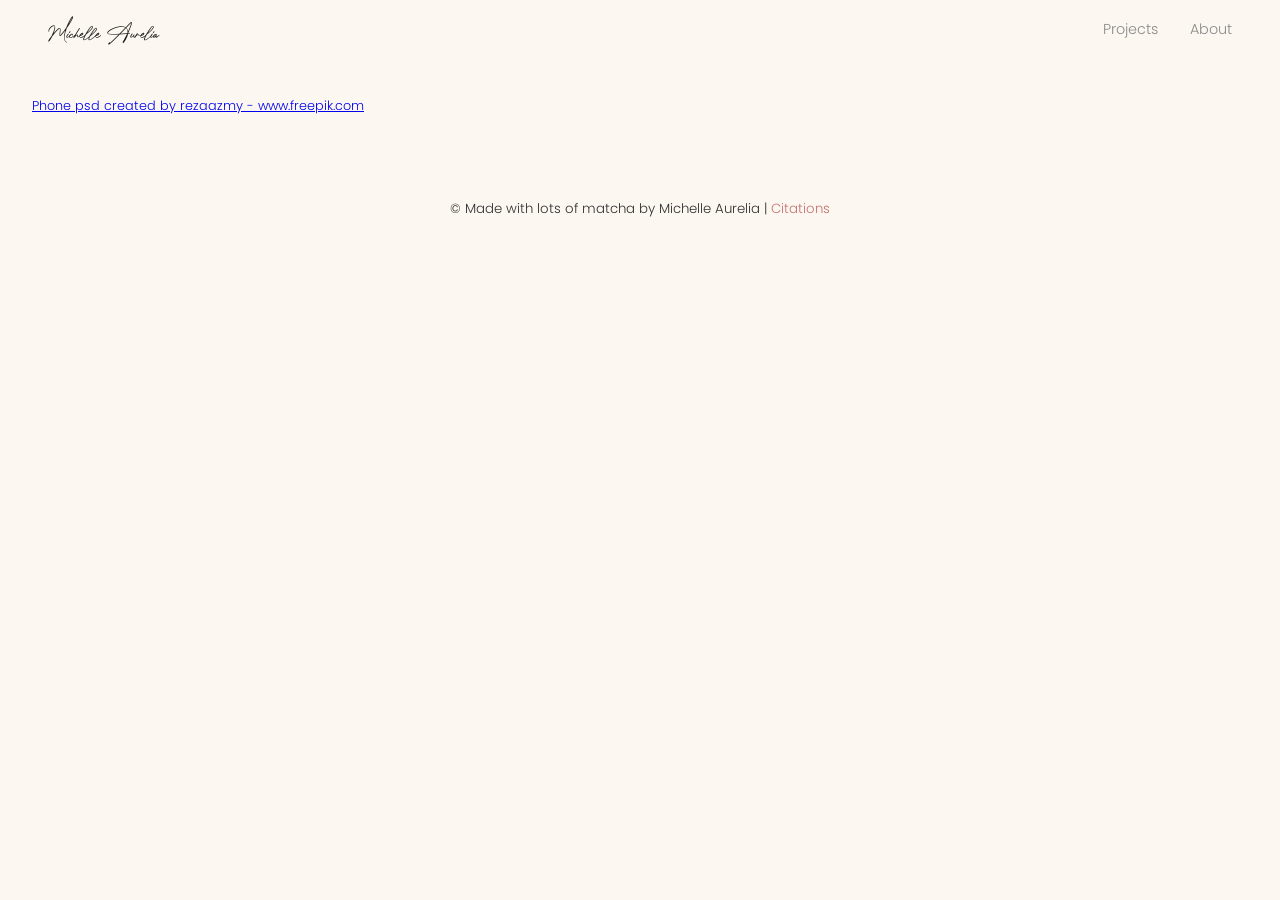
<file: citations.html>
<!DOCTYPE html>
<html lang="en">

<head>

    <meta charset="utf-8" />
    <meta name="viewport" content="width=device-width, initial-scale=1">

    <title>Michelle Aurelia's Portfolio</title>

    <link href="css/main.css" rel="stylesheet">
    <link href="css/fonts.css" rel="stylesheet">
    <link href="css/grids.css" rel="stylesheet">


</head>

<body>

    <header>
        <div class="container">
            <div class="nav-wrapper">
                <div class="left-side">
                    <div class="brand">
                        <a href="secondpage.html">Michelle Aurelia</a>
                    </div>
                </div>
                
                <div class="right-side">
                    <div class="nav-link-wrapper">
                        <a href="secondpage.html">Projects</a>
                    </div>
                    <div class="nav-link-wrapper">
                        <a href="contact.html">About</a>
                    </div>
                </div>

            </div>
        </div>
    </header>

    <div class="citations">
        <p><a href='https://www.freepik.com/psd/phone'>Phone psd created by rezaazmy - www.freepik.com</a></p>
    </div>
    
    <footer class="below">
        <div class="below-text">
            <small>
                © Made with lots of matcha by Michelle Aurelia 
                | 
            </small>
            <a class="text-link" href="citations.html">
                <small>Citations
                </small>
            </a>
        </div>
    </footer>

        
    </body>
</html>
</file>
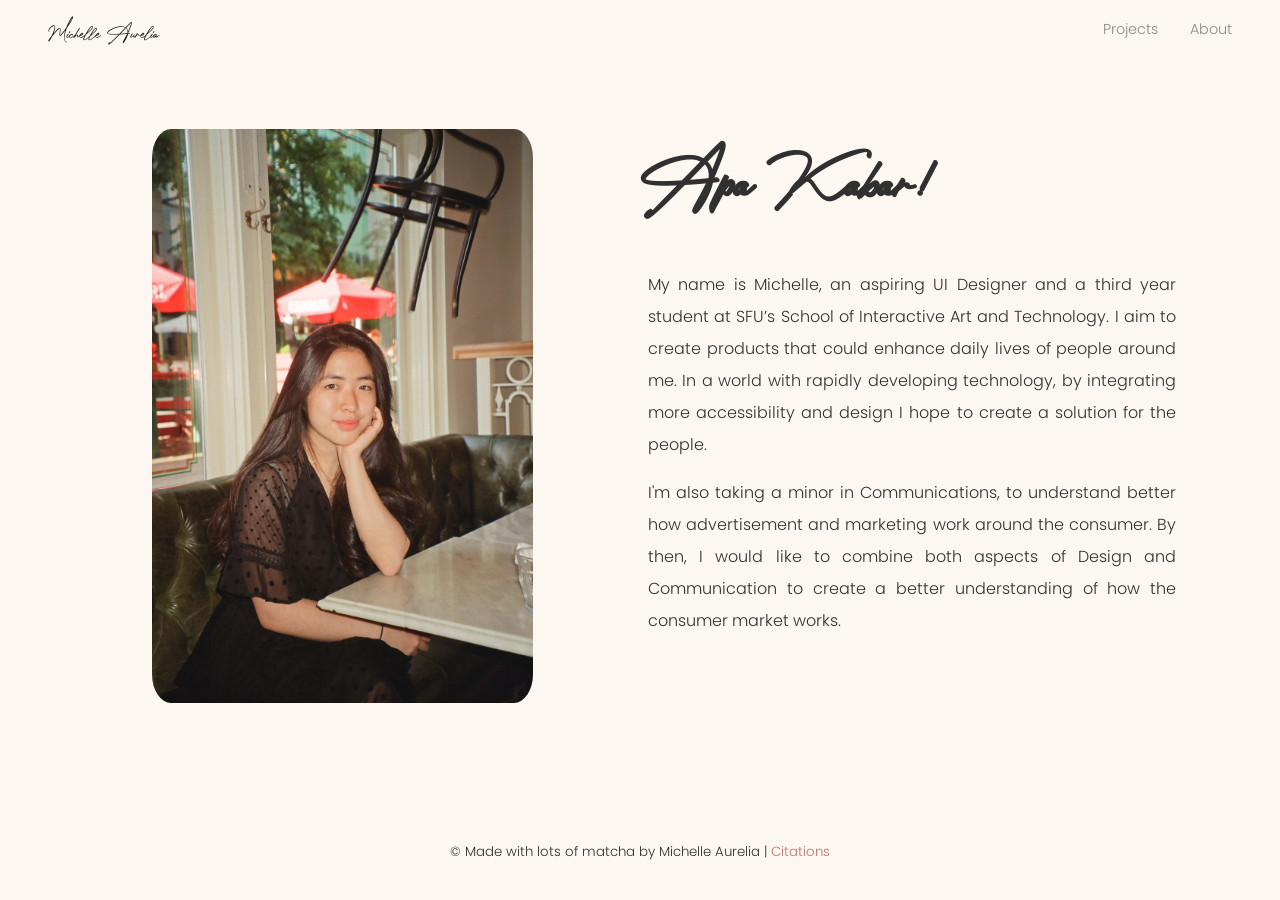
<file: contact.html>
<!DOCTYPE html>
<html lang="en">

<head>

    <meta charset="utf-8" />
    <meta name="viewport" content="width=device-width, initial-scale=1">

    <title>Michelle Aurelia's Portfolio</title>

    <link href="css/main.css" rel="stylesheet">
    <link href="css/fonts.css" rel="stylesheet">
    <link href="css/grids.css" rel="stylesheet">


</head>

<body>

    <header>
        <div class="container">
            <div class="nav-wrapper">
                <div class="left-side">
                    <div class="brand">
                        <a href="secondpage.html">Michelle Aurelia</a>
                    </div>
                </div>
                
                <div class="right-side">
                    <div class="nav-link-wrapper">
                        <a href="secondpage.html">Projects</a>
                    </div>
                    <div class="nav-link-wrapper">
                        <a href="contact.html">About</a>
                    </div>
                </div>

            </div>
        </div>
    </header>

    <div class="about-details">
            <div class="about-section">
                <div class="about-image">
                     <a href="details.html">
                        <img src="img/Michelle.JPG" alt="Picture of Myself!">
                      </a>
                </div>
                <div class="about-myself">
                    <h1>Apa Kabar!</h1>
                    <p> My name is Michelle, an aspiring UI Designer and a third year student at SFU’s School of Interactive Art and Technology.  I aim to create products that could enhance daily lives of people around me. In a world with rapidly developing technology, by integrating more accessibility and design I hope to create a solution for the people. </p>
                    
                    <p>I'm also taking a minor in Communications, to understand better how advertisement and marketing work around the consumer. By then, I would like to combine both aspects of Design and Communication to create a better understanding of how the consumer market works.</p>
                </div>
            </div>
    
    </div>
    
    <footer class="below">
        <div class="below-text">
            <small>
                © Made with lots of matcha by Michelle Aurelia 
                | 
            </small>
            <a class="text-link" href="citations.html">
                <small>Citations
                </small>
            </a>
        </div>
    </footer>

        
    </body>
</html>
</file>
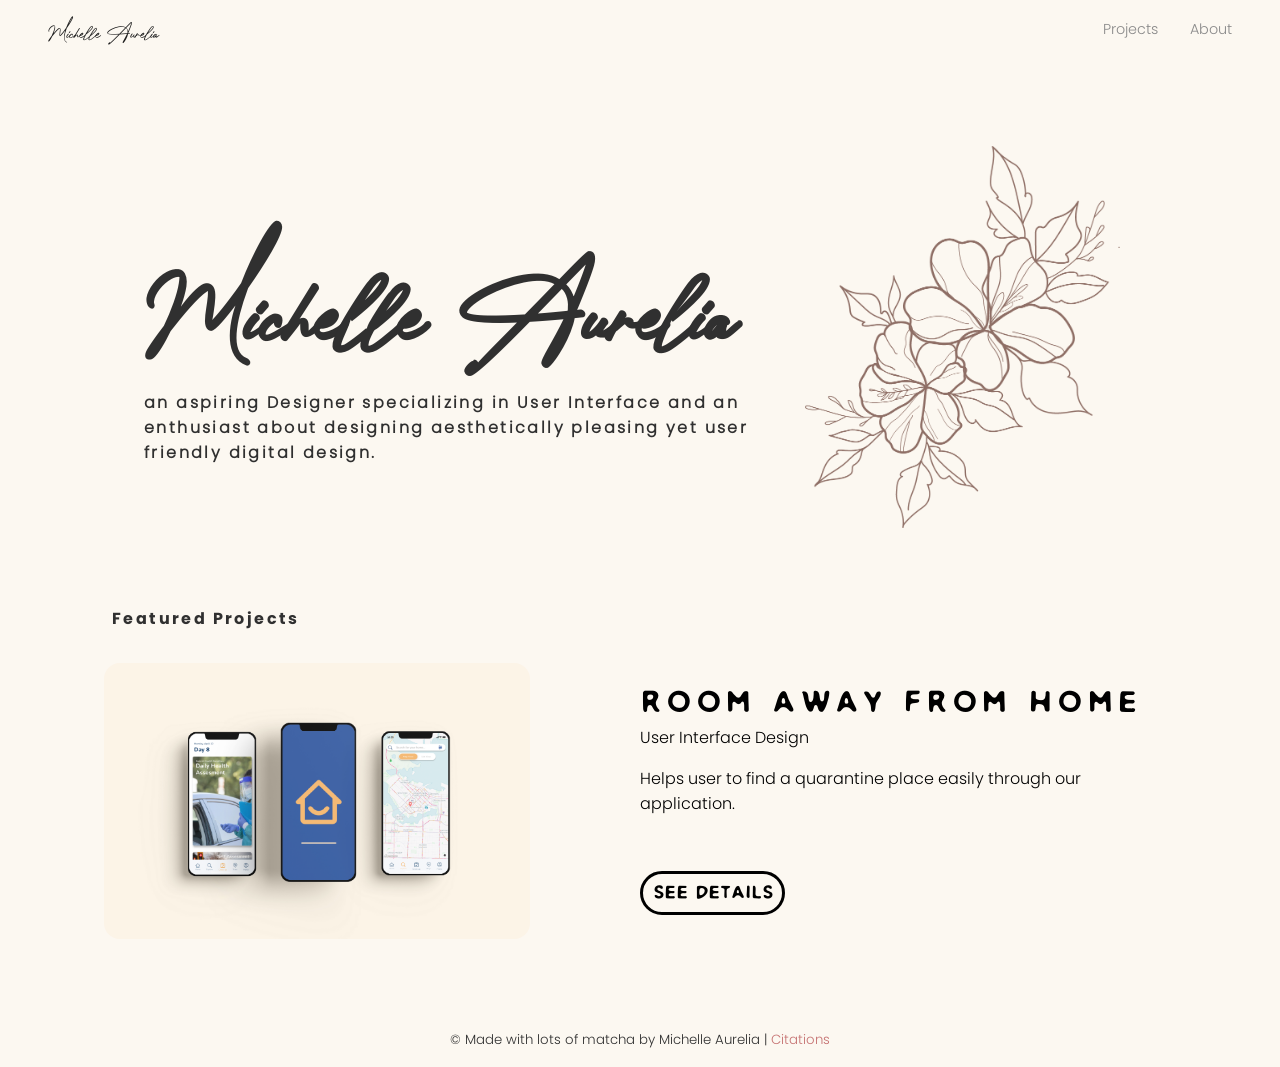
<file: secondpage.html>
<!DOCTYPE html>
<html lang="en">

<head>

    <meta charset="utf-8" />
    <meta name="viewport" content="width=device-width, initial-scale=1">

    <title>Michelle Aurelia's Portfolio</title>

    <link href="css/main.css" rel="stylesheet">
    <link href="css/fonts.css" rel="stylesheet">
    <link href="css/grids.css" rel="stylesheet">
    <link href="css/animation.css" rel="stylesheet">
    <link href="https://unpkg.com/aos@2.3.1/dist/aos.css" rel="stylesheet">

</head>

<body>

    <header>
        <div class="container">
            <div class="nav-wrapper">
                <div class="left-side">
                    <div class="brand">
                        <a href="secondpage.html">Michelle Aurelia</a>
                    </div>
                </div>
                
                <div class="right-side">
                    <div class="nav-link-wrapper">
                        <a href="#showcase">Projects</a>
                    </div>
                    <div class="nav-link-wrapper">
                        <a href="contact.html">About</a>
                    </div>
                </div>

            </div>
        </div>
    </header>

    <div class="intro">
        <div class="intro-text">
            <div class="title-text">
                <h1>Michelle Aurelia</h1>
            </div>
            <div class="subtitle-text" >
                <h2>an aspiring Designer specializing in User Interface and an enthusiast about designing aesthetically pleasing yet user friendly digital design.</h2>
            </div>
        </div>
        <!-- Added Interactive Element Here -->
        <div class="flower" >
            <div class="flower-top" data-aos="flower-animation-top" data-aos-duration="3000">
                <img src="img/Asset 2.png" alt="Flower image that I draw version one">
            </div>
            <div class="flower-bottom" data-aos="flower-animation-bottom" data-aos-duration="3000">
                <img src="img/Asset 1.png" alt="Flower image that I draw version two">
            </div>
        </div>
    </div>

    <div class="projects">
        <div class="intro-project">
            <h2>Featured Projects</h2>
        </div>
    </div>

    <section id="showcase">
        <div class="project-showcase">
            <div class="main-img">
                 <a href="details.html">
                    <img src="img/RAFH1.jpg" alt="Screens of Application: Room Away From Home">
                  </a>
            </div>
            <div class="about-project">
                <h2>Room Away From Home</h2>
                <h3>User Interface Design</h3>
                <p> Helps user to find a quarantine place easily through our application.</p>
                <div class="project-button">
                    <a class="seemore-link" href="details.html">See Details</a>
                </div>
            </div>
        </div>
    </section>

    

    <footer class="below">
        <div class="below-text">
            <small>
                © Made with lots of matcha by Michelle Aurelia 
                | 
            </small>
            <a class="text-link" href="citations.html">
                <small>Citations
                </small>
            </a>
        </div>
    </footer>

    <script src="https://unpkg.com/aos@2.3.1/dist/aos.js"></script>
    <script>
        AOS.init();
    </script>
    </body>
</html>
</file>
<file: css/main.css>
/* Main Styles */

body {
    font-family: "Poppins Light", Helvetica, sans-serif;
    background-color: #fcf8f1;
    color: rgb(48, 48, 48);
    margin: 0;
}

.container {
    display: grid;
    grid-template-columns: 1fr;
}

h1{
    font-family: "Photograph Signature", Helvetica, sans-serif;
    font-size: 8vw;
}

h2{
    letter-spacing: 0.15em;
    font-size: 1rem;
}

ul{
    list-style: none;
    padding-inline-start: 0px;
}

/* Nav Styles Learned from Udemy https://www.youtube.com/watch?v=5bMdjkfvONE */

.nav-wrapper {
    display: flex;
    justify-content: space-between;
    padding: 1rem;
}

.left-side {
    margin-left: 2rem;
}

.brand a {
    font-family: "Photograph Signature", Helvetica, sans-serif;
    font-size: 1.2rem;
    color: #1b1b1b;
    transition: 0.5s ease-in-out;
    text-decoration: none;
}

.brand a:hover, .brand a:focus {
    color: #c57171;
}

.right-side {
    display: flex;
}

.nav-wrapper > .right-side > div {
    margin-right: 2rem;
}

.nav-link-wrapper {
    height: 1.5rem;
    border-bottom: 1px solid transparent;
    transition: border-bottom 0.3s ease-in;
}

.nav-link-wrapper a {
    color: #8a8a8a;
    text-decoration: none;
    transition: color 0.5s ease-in;
    font-size: 0.9rem;
}

.nav-link-wrapper:hover, .nav-link-wrapper:focus{
    border-bottom: 1px solid #1b1b1b;
}

.nav-link-wrapper a:hover, .nav-link-wrapper a:focus{
    color: black;
}

@media (max-width: 22rem) {
    
    .left-side {
        margin-left: 0.5rem;
    }
    
    .brand a {
        font-size: 1rem;
    }

    .nav-wrapper > .right-side > div {
        margin-right: 0.5rem;
    }
    
    .nav-link-wrapper a {
        font-size: 0.8rem;
    }
   
}
 


/* Second Page Attributes */



.intro {
    display: grid;
    grid-template-columns: 1.5fr 1fr;
    margin: 2rem;
}

.flower img{
    max-width: 17vw;
    position: absolute;
}

.flower-top{
  margin-left: 29%;
  margin-top: 10%;
}
.flower-bottom{
    margin-top: 36.5%;
    margin-left: 9%;
}


@media (max-width: 58.125rem){
    .intro {
        display: grid;
        grid-template-columns: 1fr;
        margin: 2rem;
    }
    .flower{
        margin-left: 40%;
        margin-bottom: 5rem;
        position: inherit;
    }
    .flower-top{
        margin-left: 0;
        margin-top: 0;
    }
      .flower-bottom{
        margin-top: 18%;
        margin-left: -13.7%;
    }
}

.title-text{
    margin-left: 7rem;
    margin-top: 8rem;
}
.subtitle-text{
    margin-top: -5rem;
    margin-left: 7rem;

}
@media (max-width: 68.188rem){
    .title-text h1{
        font-size: 7vw;
    }
}

@media (max-width: 75.125rem){
    .subtitle-text{
        margin-top: -3rem;

    }
}

.subtitle-text h2{
    font: "Poppins Light", Helvetica, sans-serif;
    font-size: 1rem;
    max-width: 55rem;
}

.intro-project{
    margin: 3rem 2rem 2rem 7rem;
}

.intro-project h2{
    font-family: "Poppins Bold", Helvetica, sans-serif;
    font-size: 1rem;
}



@media (max-width: 57.5rem) {

    .subtitle-text h2{
        font-size: 1rem;
        margin-right: 5rem;
    }
    .subtitle-text{
        margin-top: -1.5rem;
      
    }
    .intro-project{
        margin: 3rem 2rem 2rem 7rem;
    }

    .flower img{
        max-width: 35vw;
        
    }
}

@media (max-width: 43.75rem) {

    .title-text{
        margin-left: 3rem;
        margin-top: 4rem;
    }

    .subtitle-text{
        margin-left: 3rem;
    }

    .title-text h1{
        font-size: 8vw;
      
    }

    .subtitle-text h2{
        margin-top: 3rem;
        font-size: 0.8rem;
        margin-right: 3rem;
    }

    .intro-project{
        margin: 3rem 2rem 2rem 3rem;
    }



 }

 @media (max-width: 21.875rem) {

    .title-text{
        margin-left: 2rem;
        margin-top: 3rem;
    }

    .title-text h1{
      
    }

    .subtitle-text h2{
        margin-left: -1rem;
        margin-top: 2rem;
       font-size: 0.7rem;
       margin-right: 1rem;
    }


    .intro-project{
        margin: 2rem;
    }

 }

 /* Projects Detail in Main Page */

 .projects{
     margin-top: 8rem;
 }

 .project-showcase{
    display: grid;
    grid-template-columns: 1fr 1fr;
    margin: 2rem;
 }


 .project-showcase img{
    width: 70%;
    margin-left: 4.5rem;
    border-radius: 1rem;
 }

 .main-img{
     transition: 0.3s ease-in-out;
 }


 .main-img:hover, .main-img:focus{
    transform: scale(1.03);
}

 .about-project{
     color: black;
     text-decoration: none;
     margin-right: 5rem;
 }

 .about-project h2{
    font-family: "Love Board", sans-serif;
    font-size: 2rem;
    font-weight: bolder;
}

.about-project h3{
    font-size: 1rem;
    font-weight: lighter;
    margin-top: -1.3rem;
}

.project-button{
    margin-top: 4rem;
}

.seemore-link{
    font-weight: bold;
    font-family: "Love Board", sans-serif;
    color: black;
    border: 0.2rem solid #000000;
    padding: 0.6rem;
    border-radius: 2rem;
    text-decoration: none;
    font-size: 1.2rem;
    transition: 0.4s ease-in-out;
}

.seemore-link:hover, .prototype-link:focus{
    text-decoration: none;
    background-color: #c57171;
    border-color: #c57171;
    color: white;
}

@media (max-width: 76.875rem) {
    .about-project h2{
        font-size: 1.5rem;
    }

    .about-project h3{
        margin-top: -0.5rem;
    }

    .seemore-link {
        font-size: 1rem;
    }
}

@media (max-width: 61.25rem) {
    .about-project h2{
        margin-top: -0.1rem;
        font-size: 1.3rem;
    }
    .seemore-link {
        font-size: 1rem;
    }

    .project-button{
        margin-top: 2rem;
    }
    
}


@media (max-width: 52.5rem) {

    .about-project{
        margin-right: 3rem;
    }
}

@media (max-width: 50.625rem) {

    .project-button{
        margin-top: 3rem;
        margin-left: -4rem;
    }
    .seemore-link {
        color: black;
        border: 0.15rem solid #000000;
    }
}

@media (max-width: 45rem) {

    .about-project {
        margin-right: 1rem;
        margin-left: -0.7rem;
        margin-top: 0rem;
    }

    .about-project h2{
        font-size: 0.9rem;
    }
    
    .about-project h3{
        font-size: 0.8rem;
        margin-top: -0.4rem;
    }

    .about-project p{
        font-size: 0.75rem;
    }

    .seemore-link {
        font-size: 0.7rem;
    }

    .project-button{
        margin-top: 2rem;
        margin-left: 0rem;
    }

}

@media (max-width: 43.75rem) {

    .project-showcase img{
        margin-left: 1.5rem;
    }

}

@media (max-width: 33.75rem) {
    .project-showcase{
        display: grid;
        grid-template-columns: 1fr;
        margin: 1rem;
     }

    .about-project{
        margin: 1rem 1rem 1rem 2rem;

    }

    .project-showcase img{
        border-radius: 0.5rem;
     }

    .about-project h2{
         font-size: 0.8rem;
    }

    .about-project h3{
        font-size: 0.7rem;
        margin-top: -0.3rem;
    }

    .about-project p{
        font-size: 0.75rem;
    }

}

@media (max-width: 26.625rem) {
    .title-text{
        margin-right: 1rem;
    }
    .title-text h1{
        
    }
    

   .about-project{
       margin-left: 1.7rem;
   }

}

@media (max-width: 21.875rem) {

    .project-showcase img{
        margin: 0rem;
    }
    .about-project{
        margin-left: 0rem;
    }

}

/* Project Focused */

.project-brief{
    text-align: center;
    padding: 2rem 0rem 1rem 0rem;
    width: 90%;
    max-width: 1200px;
    margin: auto;
}

.project-brief p{
    font-family: "Poppins Light", Helvetica, sans-serif;
    font-size: 0.9rem;
    font-weight: normal;
}

.text-link{
    text-decoration: none;
    transition: 0.2s ease-in;
    color: #c57171;
}

.text-link:hover, .text-link:focus{
    color:black;
    text-decoration: underline;
}

.project-brief img{
   width: 90%;
   border-radius: 2rem;
   height: auto;
}

.project-brief h1{
    font-size: 4rem;
    margin: 2rem;
}

.project-brief h2{
    font-family: "Love Board", sans-serif;
    font-size: 1.2rem;
}

.project-details{
    padding: 2rem 0rem 1rem 0rem;
    width: 90%;
    max-width: 1200px;
    margin: auto;
}

.project-details h2{
   text-align: left;
}


.line-break{

    margin: 1em 0;
    opacity: 70%;

}

.breakdown h2{
    margin-top: 5rem;
}


.research img{
    max-width: 40%;
    height: auto;
    margin: 1rem;
}

.ideation img{
    max-width: 60%;
    height: auto;
}

.wireframe img{
    border-radius: 1rem;
    margin-top: 1rem;
    max-width: 40%;
    height: auto;
}

.testing img{
    max-width: 70%;
    height: auto;
    border-radius: 1rem;
    margin: 2rem;
}

.visual img{
    max-width: 50%;
    height: auto;
    margin-top: 1rem;
    border-radius: 1rem;
}

.finalprot img{
    border-radius: 1rem;
    margin-top: 1rem;
}


.project-details p{
    text-align: justify;
    max-width: 55rem;
    margin: 0 auto;
    line-height: 1.7;
    text-align: left;
}



.prototype-button{
    margin-top: 4rem;
   
}

.prototype-link{
    font-weight: bold;
    font-family: "Love Board", sans-serif;
    color: black;
    border: 0.2rem solid #000000;
    padding: 0.6rem;
    border-radius: 2rem;
    text-decoration: none;
    font-size: 1.2rem;
    transition: 0.4s ease-in-out;
}

.prototype-link:hover, .prototype-link:focus{
    text-decoration: none;
    background-color: #c57171;
    border-color: #c57171;
    color: white;
}

/* media for detailed page */

@media (max-width: 67rem){
    .prototype-link{
        font-size: 1rem;
    }
    .breakdown h2 {
        margin-top: 4rem;
    }
}

@media (max-width: 46.25rem){
    .project-brief img{
        border-radius: 1rem;
    }
    .project-brief h1 {
        font-size: 3rem;
        margin: 1.5rem;
    }
    .four-column-grid h2{
        font-size: 1rem;
    }
    .four-column-grid li{
        font-size: 0.9rem;
    }

    .project-details img{
        border-radius: 0.5rem;
        max-width: 80%;
    }
    .breakdown h2 {
        margin-top: 3rem;
    }
    .prototype-button {
        margin-top: 2rem;
    }
    .prototype-link{
        border: 0.15rem solid #000000;
        font-size: 0.8rem;
    }
}

@media (max-width: 43.75rem){
    
    .project-details h2{
        font-size: 1rem;
    }
    .project-details p{
        font-size: 0.8rem;
    }
    
}

@media (max-width: 32rem){
    
   .project-brief h1{
       font-size: 2rem;
   }
   .four-column-grid{
    width: 90%;
    }
   .four-column-grid h2{
    font-size: 0.9rem;
    }
    .four-column-grid li{
        font-size: 0.8rem;
    }
    .project-details {
        margin-top: -1rem;
    }
}

/* About Page */

.about-section{
    display: grid;
    grid-template-columns: 1fr 1fr;
    margin: 2rem;
 }

 .about-section img{
    width: 70%;
    margin-left: 3.5rem;
    border-radius: 1rem;
 }

.about-details{
    padding: 2rem 0rem 1rem 0rem;
    width: 90%;
    max-width: 1200px;
    margin: auto;
}

.intro-divider{
    display: grid;
    grid-template-columns: 1fr 1fr;
}

.about-image{
    width: 100%;
    height: auto;
}

.about-image img{
    -webkit-border-radius:5%;
}

.about-myself{
    margin-top: -3rem;
}

.about-myself h1{
    font-size: 5vw;
}


.about-myself p{
    margin-top: -1rem;
    padding: 0.5rem;
    line-height: 2rem;
    text-align: justify;
}

/* media for about page */

@media (max-width: 69.7rem){
    .about-myself p{
        font-size: 0.9rem;
        margin-top: -0.5rem;
        padding: 0.3rem;
        line-height: 1.8rem;
    }

    .about-section img{
        width: 90%;
        margin-left: 0rem;
        border-radius: 1rem;
     }
}

@media (max-width: 62.5rem){
    .about-myself p{
        font-size: 0.8rem;
        margin-top: -1rem;
        padding: 0.3rem;
        line-height: 1.8rem;
    }
}

@media (max-width: 62.5rem){
    .about-myself p{
        font-size: 0.7rem;
        padding: 0.3rem;
        line-height: 1.8rem;
    }
}

@media (max-width: 37.5rem){
    .about-section{
        display: grid;
        grid-template-columns: 1fr;
        margin: 1rem;
     }

     .about-myself h1 {
        font-size: 2.5rem;
        margin-top: 4rem;
    }
    .about-myself p {
        margin-bottom: 2rem;
    }
}




/* footer */
.below{
   text-align: center;
   margin: 5rem 1rem 1rem 1rem ;
}


/* Citations */
.citations{
    margin: 2rem;
}

.citations p{
    font-size: 0.8rem;
}

/* try using the max-width for the about text */
</file>
<file: css/fonts.css>
@font-face {
    font-family: Poppins;
    src: url(../fonts/Poppins-Regular.otf);
}

@font-face {
    font-family: Poppins Light;
    src: url(../fonts/Poppins-Light.otf);
}

@font-face {
    font-family: Poppins Medium;
    src: url(../fonts/Poppins-Medium.otf)
}

@font-face {
    font-family: Poppins Bold;
    src: url(../fonts/Poppins-Bold.otf);
}

@font-face {
    font-family: Photograph Signature;
    src: url(../fonts/Photograph\ Signature.ttf)
}

@font-face {
    font-family: Love Board;
    src: url(../fonts/Love-Board.woff)
}
</file>
<file: css/grids.css>
.four-column-grid{
    display: grid;
    grid-template-columns: 1fr 1fr;
    padding: 1rem 0rem 1rem 0rem;
    row-gap: 1.3rem;
    width: 100%;
    max-width: 1000px;
    margin: auto;
    text-align: center;
}

@media  (min-width: 60rem) {

    .four-column-grid{
    grid-template-columns: 1fr 1fr 1fr 1fr;
    padding: 2rem 0rem 2rem 0rem;
    }
    
}

@media (max-width: 46.25rem){

    .four-column-grid {
        row-gap: 1rem;
      
    }
}

.two-column-add-gutters{
    grid-column-gap: 10%;
	grid-row-gap: 3rem;
    grid-template-columns: 50% 50%;
	grid-template-rows: auto;
	grid-auto-flow: row;
}
</file>
<file: css/animation.css>
@keyframes BspewsIP_draw{100%{stroke-dashoffset:0;}}@keyframes BspewsIP_fade{0%{stroke-opacity:1;}94.44444444444444%{stroke-opacity:1;}100%{stroke-opacity:0;}}
  

    [data-aos="flower-animation-top"] {
        transform: translate(100px, -100px);
        transition-property: transform;
    }

    [data-aos="flower-animation-top"].aos-animate {
        transform: translateZ(0);
    }

    [data-aos="flower-animation-bottom"] {
        transform: translate(-100px, -100px);
        transition-property: transform;
    }

    [data-aos="flower-animation-bottom"].aos-animate {
        transform: translateZ(0);
    }

    @media (max-width: 40rem){
        [data-aos="flower-animation-top"] {
            transform: translate(50px, -50px);
            transition-property: transform;
        }
    
        [data-aos="flower-animation-top"].aos-animate {
            transform: translateZ(0);
        }
    
        [data-aos="flower-animation-bottom"] {
            transform: translate(-50px, -50px);
            transition-property: transform;
        }
    
        [data-aos="flower-animation-bottom"].aos-animate {
            transform: translateZ(0);
        }
    }
</file>
